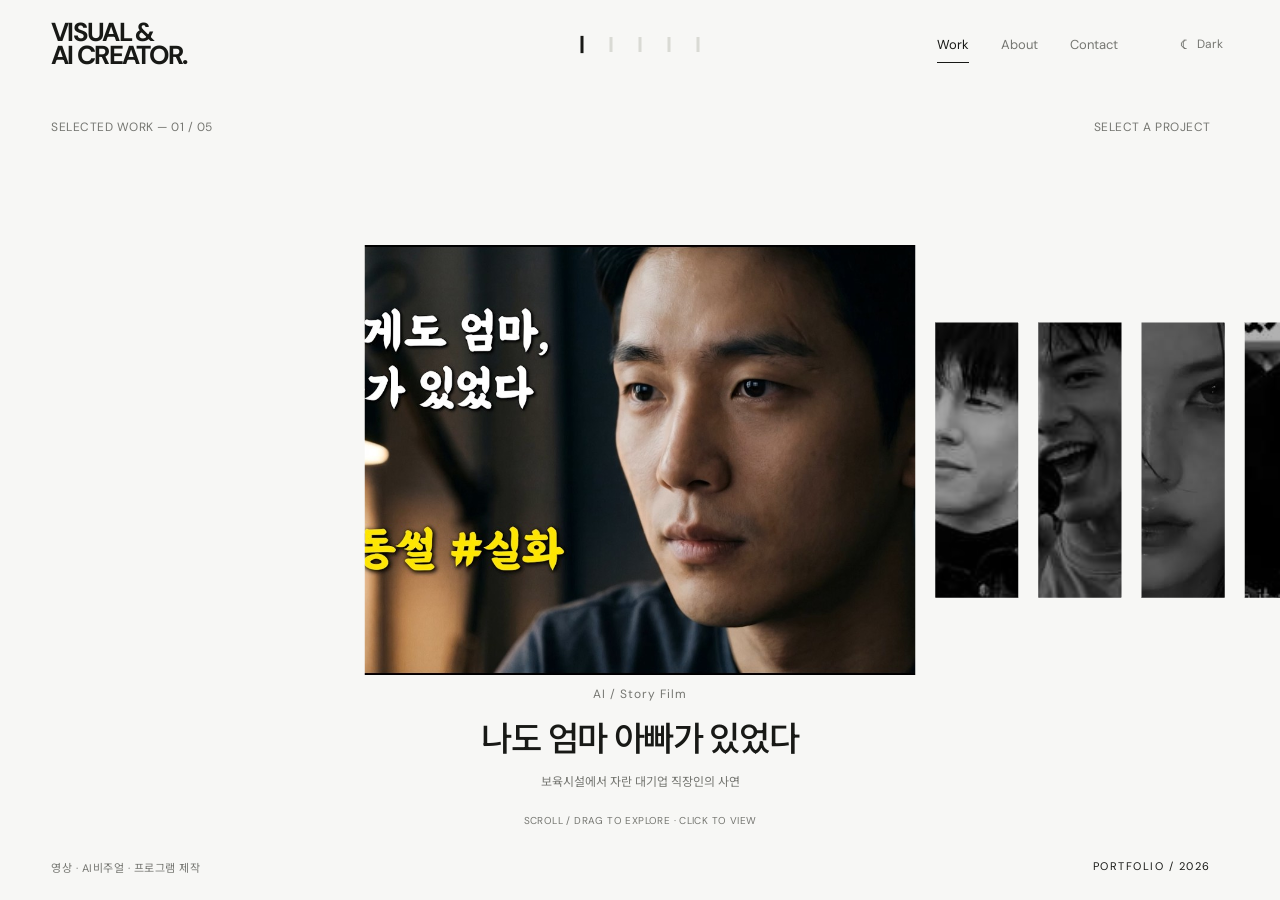
<file: index.html>
<!doctype html>
<html lang="ko">
<head><meta charset="UTF-8"><meta name="viewport" content="width=device-width,initial-scale=1"><meta name="theme-color" content="#f7f7f4"><meta name="description" content="EJ의 뮤직비디오, 드라마 타이틀, AI 홍보영상 포트폴리오."><title>EJ | Visual & AI Creator</title><link rel="stylesheet" href="style.css?v=parents-single-line"></head>
<body>
<header><a class="logo" data-shine="VISUAL &amp;&#10;AI CREATOR." href="#hero" aria-label="EJ 포트폴리오 첫 화면">VISUAL &<br>AI CREATOR<span>.</span></a><div class="markers" role="group" aria-label="작품 선택"></div><nav><a href="#work" data-nav="work">Work</a><a href="#about" data-nav="about">About</a><a href="#contact" data-nav="contact">Contact</a><button id="theme" aria-label="다크 테마로 전환">☾ <span>Dark</span></button></nav></header>
<main id="main"></main>
<template id="gallery"><section class="gallery" aria-label="Selected work"><div class="gallery-top"><span id="counter"></span><span>SELECT A PROJECT</span></div><div class="rail" aria-label="프로젝트 갤러리"></div><div class="selection" aria-live="polite"><p id="category"></p><a id="project-title"></a><p id="subtitle"></p><span class="hint">SCROLL / DRAG TO EXPLORE · CLICK TO VIEW</span></div><div class="gallery-bottom"><span>영상 · AI비주얼 · 프로그램 제작</span><span>PORTFOLIO / 2026</span></div></section></template>
<footer><span>© 2026 EJ · All rights reserved.</span><a href="#hero">↑ TOP</a></footer>
<script src="app.js?v=choose-me-description"></script></body></html>
</file>
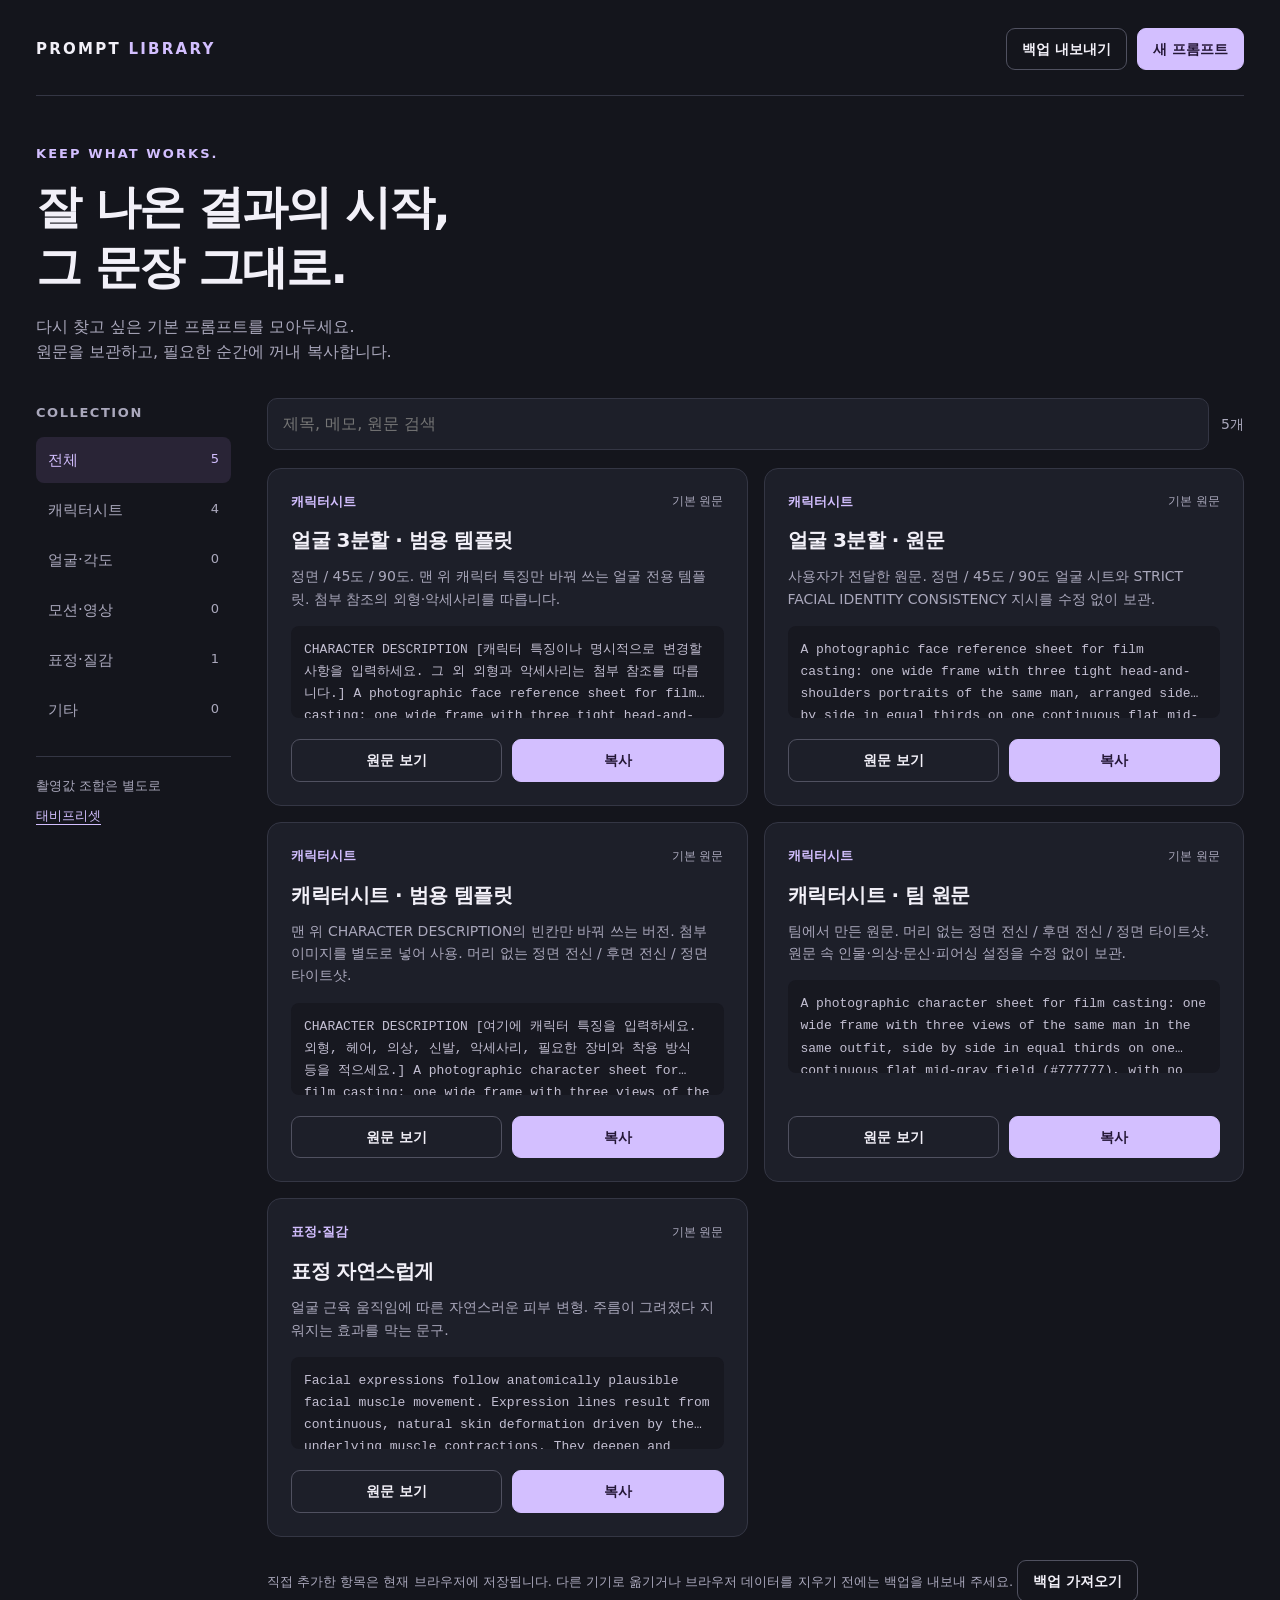
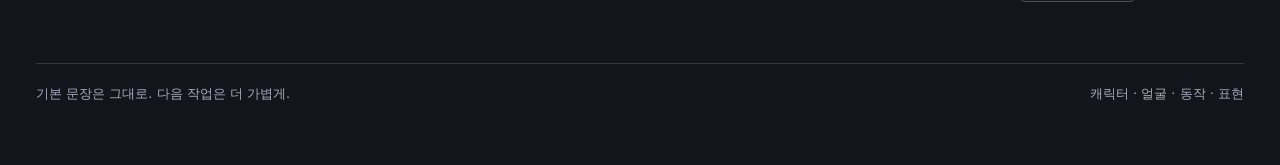
<file: prompt-library/index.html>
<!doctype html>
<html lang="ko">
<head>
<meta charset="utf-8">
<meta name="viewport" content="width=device-width,initial-scale=1">
<meta name="theme-color" content="#14151c">
<meta name="description" content="잘 나온 결과를 만든 프롬프트 원문을 보관하고 다시 꺼내 쓰는 개인 프롬프트 라이브러리.">
<title>PROMPT LIBRARY · 기본 프롬프트 보관함</title>
<style>
:root{color-scheme:dark;--bg:#14151c;--panel:#1d1f29;--line:#343644;--text:#f2f0f8;--muted:#aaa8bc;--accent:#d3bfff;--soft:#292436}
*{box-sizing:border-box}body{margin:0;background:var(--bg);color:var(--text);font-family:system-ui,-apple-system,"Segoe UI","Malgun Gothic",sans-serif;font-size:16px;line-height:1.6}
button,input,textarea,select{font:inherit}button,a,input,textarea,select{-webkit-tap-highlight-color:transparent}button{cursor:pointer}button:disabled{cursor:default;opacity:.5}
a{color:var(--accent);text-underline-offset:4px}button:focus-visible,a:focus-visible,input:focus-visible,textarea:focus-visible,select:focus-visible{outline:3px solid var(--accent);outline-offset:3px}
.shell{max-width:1280px;margin:auto;padding:28px 36px 60px}.top{display:flex;align-items:center;justify-content:space-between;gap:20px;padding-bottom:25px;border-bottom:1px solid var(--line)}
.brand{font-size:15px;letter-spacing:.15em;font-weight:750}.brand span{color:var(--accent)}.top-actions,.actions{display:flex;gap:10px;flex-wrap:wrap}
.btn{background:transparent;color:var(--text);border:1px solid #505160;border-radius:9px;padding:9px 15px;font-size:14px;font-weight:600;min-height:42px}.btn:hover{background:#2b2c38}.btn.primary{background:var(--accent);border-color:var(--accent);color:#241736}.btn.primary:hover{background:#e1d1ff}
.hero{padding:48px 0 33px}.eyebrow{font-size:13px;color:var(--accent);letter-spacing:.16em;font-weight:650}.hero h1{font-size:clamp(30px,4vw,46px);line-height:1.3;letter-spacing:-1.7px;margin:13px 0 16px}.hero p{color:var(--muted);margin:0;max-width:650px}
.layout{display:grid;grid-template-columns:195px minmax(0,1fr);gap:36px}.sidebar{padding-top:5px}.sidebar h2{font-size:13px;letter-spacing:.12em;color:var(--muted);margin:0 0 13px}.category{display:flex;align-items:center;justify-content:space-between;width:100%;background:none;border:0;color:var(--muted);text-align:left;font-size:15px;border-radius:8px;padding:11px 12px;margin-bottom:4px}.category:hover{background:var(--panel);color:var(--text)}.category[aria-pressed=true]{background:var(--soft);color:var(--accent)}.category small{font-size:13px}
.sidebar-note{border-top:1px solid var(--line);padding-top:19px;margin-top:23px;font-size:13px;color:var(--muted)}.sidebar-note a{display:block;margin-top:9px}
.tools{display:flex;gap:12px;align-items:center;margin-bottom:18px}.search{width:100%;background:var(--panel);border:1px solid var(--line);border-radius:10px;padding:12px 15px;color:var(--text);min-width:0}.result-count{font-size:14px;color:var(--muted);white-space:nowrap}.cards{display:grid;grid-template-columns:repeat(2,minmax(0,1fr));gap:16px}.card{border:1px solid var(--line);background:var(--panel);padding:23px;border-radius:14px;display:flex;flex-direction:column;min-width:0}.card-top{display:flex;align-items:center;justify-content:space-between;gap:10px}.tag{font-size:13px;color:var(--accent);font-weight:600}.origin{font-size:12px;color:var(--muted)}.card h3{font-size:20px;letter-spacing:-.5px;margin:12px 0 9px}.card p{color:var(--muted);font-size:14px;margin:0 0 16px;white-space:pre-wrap;overflow-wrap:anywhere}.excerpt{font:13px/1.7 Consolas,monospace;color:#c3bfd2;background:#171820;border-radius:8px;padding:13px;display:-webkit-box;-webkit-line-clamp:3;-webkit-box-orient:vertical;overflow:hidden;overflow-wrap:anywhere;margin:0 0 21px}.card .actions{margin-top:auto}.card .btn{flex:1}.empty{grid-column:1/-1;text-align:center;border:1px dashed #505160;border-radius:14px;padding:52px 24px}.empty h3{font-size:22px;margin:0 0 12px}.empty p{color:var(--muted);max-width:430px;margin:0 auto 22px}
.storage{margin-top:23px;color:var(--muted);font-size:13px}.footer{border-top:1px solid var(--line);margin-top:48px;padding-top:20px;color:var(--muted);font-size:13px;display:flex;justify-content:space-between;gap:15px;flex-wrap:wrap}
dialog{background:var(--panel);color:var(--text);border:1px solid #565268;border-radius:16px;width:min(820px,calc(100% - 24px));padding:0;max-height:90vh}dialog::backdrop{background:#090a10cc}.dialog-head{display:flex;justify-content:space-between;align-items:start;padding:23px 25px;border-bottom:1px solid var(--line);gap:16px}.dialog-head h2{font-size:23px;margin:0;letter-spacing:-.6px}.close{background:none;border:1px solid var(--line);color:var(--text);border-radius:7px;font-size:23px;line-height:1;width:36px;height:36px;flex-shrink:0}.dialog-body{padding:23px 25px}.dialog-body p{color:var(--muted);margin-top:0}.dialog-body pre{white-space:pre-wrap;overflow-wrap:anywhere;font:14px/1.8 Consolas,monospace;background:#13141c;padding:20px;border-radius:10px;max-height:47vh;overflow:auto}.dialog-foot{display:flex;gap:10px;flex-wrap:wrap;padding:17px 25px;border-top:1px solid var(--line)}.dialog-foot .btn.primary{margin-left:auto}
label.field{display:block;font-size:14px;margin:0 0 17px;color:#d6d2e2}.field input,.field textarea,.field select{display:block;width:100%;margin-top:7px;padding:10px 12px;border:1px solid #555365;border-radius:8px;color:var(--text);background:#13141c}.field textarea{resize:vertical}.field select{appearance:none;background-image:url("data:image/svg+xml,%3Csvg xmlns='http://www.w3.org/2000/svg' width='12' height='8'%3E%3Cpath d='m1 1 5 5 5-5' fill='none' stroke='%23d3bfff' stroke-width='2'/%3E%3C/svg%3E");background-position:right 13px center;background-repeat:no-repeat;padding-right:35px}.field textarea.prompt{min-height:220px;font:14px/1.7 Consolas,monospace}.field-help{font-size:13px;color:var(--muted)}.danger{color:#ffbdbd}.error{color:#ffbdbd;font-size:14px;margin:0 0 12px;white-space:pre-wrap}.toast{position:fixed;bottom:25px;left:50%;transform:translateX(-50%);background:#e0d1fb;color:#251b38;padding:11px 20px;border-radius:9px;box-shadow:0 5px 30px #0006;max-width:90%;z-index:10;font-size:14px}.hidden,[hidden]{display:none!important}
@media(max-width:850px){.shell{padding:20px 22px 40px}.layout{grid-template-columns:1fr;gap:22px}.sidebar h2,.sidebar-note{display:none}.categories{display:flex;gap:6px;overflow-x:auto}.category{width:auto;white-space:nowrap;gap:12px;margin:0}.hero{padding-top:35px}.cards{grid-template-columns:1fr 1fr}}
@media(max-width:570px){.shell{padding:18px 16px 35px}.top{align-items:start}.brand{font-size:12px;line-height:1.8}.top-actions{gap:7px;justify-content:flex-end}.top-actions .btn{font-size:13px;padding:8px 10px}.hero h1{font-size:31px}.cards{grid-template-columns:1fr}.dialog-body,.dialog-head{padding:19px}.dialog-foot{padding:15px 19px}.tools{gap:8px}.card{padding:20px}}
</style>
</head>
<body>
<main class="shell">
<header class="top"><div class="brand">PROMPT <span>LIBRARY</span></div><div class="top-actions"><button class="btn" id="exportBtn">백업 내보내기</button><button class="btn primary" id="newBtn">새 프롬프트</button></div></header>
<section class="hero"><div class="eyebrow">KEEP WHAT WORKS.</div><h1>잘 나온 결과의 시작,<br>그 문장 그대로.</h1><p>다시 찾고 싶은 기본 프롬프트를 모아두세요.<br>원문을 보관하고, 필요한 순간에 꺼내 복사합니다.</p></section>
<div class="layout">
<aside class="sidebar"><h2>COLLECTION</h2><nav class="categories" id="categories" aria-label="프롬프트 분류"></nav><div class="sidebar-note">촬영값 조합은 별도로<a href="/tabby-presets-v4/">태비프리셋</a></div></aside>
<section aria-label="프롬프트 목록"><div class="tools"><input type="search" id="search" class="search" placeholder="제목, 메모, 원문 검색" aria-label="프롬프트 검색"><span class="result-count" id="count" aria-live="polite"></span></div><div class="cards" id="cards"></div><p class="storage">직접 추가한 항목은 현재 브라우저에 저장됩니다. 다른 기기로 옮기거나 브라우저 데이터를 지우기 전에는 백업을 내보내 주세요. <button class="btn" id="importBtn">백업 가져오기</button></p></section>
</div>
<footer class="footer"><span>기본 문장은 그대로. 다음 작업은 더 가볍게.</span><span>캐릭터 · 얼굴 · 동작 · 표현</span></footer>
</main>
<dialog id="viewDialog" aria-labelledby="viewTitle"><header class="dialog-head"><div><span class="tag" id="viewCategory"></span><h2 id="viewTitle"></h2></div><button class="close" data-close="viewDialog" aria-label="원문 닫기">×</button></header><div class="dialog-body"><p id="viewNote"></p><pre id="viewText"></pre><span class="field-help" id="viewLength"></span></div><footer class="dialog-foot"><button class="btn" id="editBtn">수정</button><button class="btn danger" id="deleteBtn">삭제</button><button class="btn primary" id="copyView">원문 복사</button></footer></dialog>
<dialog id="editDialog" aria-labelledby="editTitle"><form id="editForm"><header class="dialog-head"><h2 id="editTitle">새 프롬프트</h2><button class="close" type="button" data-close="editDialog" aria-label="작성 닫기">×</button></header><div class="dialog-body"><p class="error" id="editError" hidden></p><label class="field">제목<input id="titleInput" required maxlength="120" placeholder="예: 캐릭터시트 · 앞 / 뒤 / 타이트샷"></label><label class="field">분류<select id="categoryInput"></select></label><label class="field">메모<textarea id="noteInput" rows="2" maxlength="2000" placeholder="잘 나온 조건이나 참조 이미지 역할을 적어두세요."></textarea></label><label class="field">프롬프트 원문<textarea class="prompt" id="textInput" required spellcheck="false" placeholder="성공한 프롬프트를 그대로 붙여넣으세요."></textarea></label><div class="field-help">원문은 자동으로 고치거나 번역하지 않습니다.</div></div><footer class="dialog-foot"><button class="btn" type="button" data-close="editDialog">취소</button><button class="btn primary" type="submit">이 브라우저에 저장</button></footer></form></dialog>
<input type="file" id="importFile" accept=".json,application/json" hidden>
<div id="toast" class="toast" role="status" hidden></div>
<script>
'use strict';
const CATEGORIES=['캐릭터시트','얼굴·각도','모션·영상','표정·질감','기타'];
const SEEDS=[{"id":"builtin-face-three-view-universal","title":"얼굴 3분할 · 범용 템플릿","category":"캐릭터시트","note":"정면 / 45도 / 90도. 맨 위 캐릭터 특징만 바꿔 쓰는 얼굴 전용 템플릿. 첨부 참조의 외형·악세사리를 따릅니다.","text":"CHARACTER DESCRIPTION\n[캐릭터 특징이나 명시적으로 변경할 사항을 입력하세요. 그 외 외형과 악세사리는 첨부 참조를 따릅니다.]\n\nA photographic face reference sheet for film casting: one wide frame with three tight head-and-shoulders portraits of the same person, arranged side by side in equal thirds on one continuous flat mid-gray field (#777777), with no dividing lines or borders between the views.\nApply only changes explicitly requested in CHARACTER DESCRIPTION. Otherwise, the attached reference sets identity and appearance only: face shape, facial features, hair, skin tone, tattoo, piercings and overall identity. Preserve the exact same person across all three views. Do not alter, reinterpret, beautify, or redesign their appearance.\nLEFT THIRD — FRONT VIEW:\nA tight, straight-on facial portrait from just above the crown to the collarbones. Their head is perfectly level and centered, both ears equally visible, eyes looking directly into the camera, with a neutral expression and closed lips. Their facial proportions and features are clearly visible.\nMIDDLE THIRD — 45-DEGREE VIEW:\nA tight facial portrait of the same person, with their head turned exactly 45 degrees to their right. The camera captures a clear three-quarter view, showing the natural transition between the front and side of their face. Their gaze remains neutral and natural. Their facial structure, nose profile, cheekbones, jawline and piercings must remain consistent with the front view.\nRIGHT THIRD — 90-DEGREE SIDE PROFILE:\nA tight facial portrait of the same person, with their head turned exactly 90 degrees to their right, showing a complete side profile. Their forehead, nose, lips, chin and jawline are clearly outlined. The ear and reference-supported accessories, piercings and skin markings remain visible where naturally appropriate.\nAll three portraits must show the exact same person with identical facial proportions, hairstyle, hair color, skin tone, piercings, tattoo and expression. Only the head angle changes. Keep the head size and framing consistent across all three views.\nThe three portraits must be evenly spaced, aligned at the same height, and occupy equal thirds of one continuous image. No overlapping, no additional views, no full-body shots.\nLighting is flat and directionless in all three views: one broad soft frontal source with equal fill from every side, both halves of the face equally bright, no harsh shadows. The gray background is one even value corner to corner, a flat color, not a wall or floor.\nTexture is the priority. Natural skin texture at true-to-life color: fine visible pores across the nose, cheeks and forehead, faint peach fuzz along the jaw and hairline, slight natural tonal variation, and a matte finish. Hair as separate strands with flyaways and natural roots matching the reference. Realistic materials on reference-supported accessories; any reference tattoos appear as soft ink beneath the skin.\nSharp, even focus across all three portraits, natural proportions, soft film grain, realistic medium-format studio photography.\nNo text, labels or numbers, no dividing lines, no shadows on the gray, no floor line, no vignette or gradient, no background blur, no distorted facial features, no inconsistent identity, no retouched, airbrushed, waxy or plastic skin, no CGI or illustrated look.\n\nSTRICT FACIAL IDENTITY CONSISTENCY — HIGHEST PRIORITY\nAll three portraits must depict the exact same individual. The attached reference image is the absolute source of truth for their facial identity.\nTheir facial structure must remain identical across all three angles. Do not generate a new face for each view.\nPreserve the exact same:\nJawline shape, width, angle and contour.\nChin shape, length, width and projection.\nLower-face proportions and facial length.\nCheekbone position and cheek volume.\nNose bridge, nose tip and nostril shape.\nLip shape, thickness and position.\nEye shape, spacing and eyebrow structure.\nForehead proportions and overall head shape.\nEspecially important: The jawline and chin must not change between views. Their chin must not become narrower, longer, shorter, sharper, rounder or more prominent when viewed from different angles.\nThe 45-degree and 90-degree views must be accurate changes in camera perspective of the same original three-dimensional face, not alternative interpretations or redesigned versions of their face.\nDo not idealize, stylize, symmetrize or modify their facial anatomy. Do not make them more attractive by changing their proportions.\nOnly the head rotation changes. Their underlying facial anatomy remains constant.\nPreserve the exact characteristics and shape of the original jawline and chin. Do not alter the jaw width, chin shape, length, angle, or contour in any of the three views."},{"id":"builtin-face-three-view-original","title":"얼굴 3분할 · 원문","category":"캐릭터시트","note":"사용자가 전달한 원문. 정면 / 45도 / 90도 얼굴 시트와 STRICT FACIAL IDENTITY CONSISTENCY 지시를 수정 없이 보관.","text":"A photographic face reference sheet for film casting: one wide frame with three tight head-and-shoulders portraits of the same man, arranged side by side in equal thirds on one continuous flat mid-gray field (#777777), with no dividing lines or borders between the views.\nThe attached reference sets identity and appearance only: face shape, facial features, hair, skin tone, tattoo, piercings and overall identity. Preserve the exact same person across all three views. Do not alter, reinterpret, beautify, or redesign his appearance.\nLEFT THIRD — FRONT VIEW:\nA tight, straight-on facial portrait from just above the crown to the collarbones. His head is perfectly level and centered, both ears equally visible, eyes looking directly into the camera, with a neutral expression and closed lips. His facial proportions and features are clearly visible.\nMIDDLE THIRD — 45-DEGREE VIEW:\nA tight facial portrait of the same man, with his head turned exactly 45 degrees to his right. The camera captures a clear three-quarter view, showing the natural transition between the front and side of his face. His gaze remains neutral and natural. His facial structure, nose profile, cheekbones, jawline and piercings must remain consistent with the front view.\nRIGHT THIRD — 90-DEGREE SIDE PROFILE:\nA tight facial portrait of the same man, with his head turned exactly 90 degrees to his right, showing a complete side profile. His forehead, nose, lips, chin and jawline are clearly outlined. The ear, black plug earring, lip ring and neck tattoo remain visible where naturally appropriate.\nAll three portraits must show the exact same man with identical facial proportions, hairstyle, hair color, skin tone, piercings, tattoo and expression. Only the head angle changes. Keep the head size and framing consistent across all three views.\nThe three portraits must be evenly spaced, aligned at the same height, and occupy equal thirds of one continuous image. No overlapping, no additional views, no full-body shots.\nLighting is flat and directionless in all three views: one broad soft frontal source with equal fill from every side, both halves of the face equally bright, no harsh shadows. The gray background is one even value corner to corner, a flat color, not a wall or floor.\nTexture is the priority. Natural skin texture at true-to-life color: fine visible pores across the nose, cheeks and forehead, faint peach fuzz along the jaw and hairline, slight natural tonal variation, and a matte finish. Hair as separate strands with flyaways and visible darker regrowth at the roots. Realistic metal on the earrings and lip ring; the tattoo as soft ink beneath the skin.\nSharp, even focus across all three portraits, natural proportions, soft film grain, realistic medium-format studio photography.\nNo text, labels or numbers, no dividing lines, no shadows on the gray, no floor line, no vignette or gradient, no background blur, no distorted facial features, no inconsistent identity, no retouched, airbrushed, waxy or plastic skin, no CGI or illustrated look.\n\nSTRICT FACIAL IDENTITY CONSISTENCY — HIGHEST PRIORITY\nAll three portraits must depict the exact same individual. The attached reference image is the absolute source of truth for his facial identity.\nHis facial structure must remain identical across all three angles. Do not generate a new face for each view.\nPreserve the exact same:\nJawline shape, width, angle and contour.\nChin shape, length, width and projection.\nLower-face proportions and facial length.\nCheekbone position and cheek volume.\nNose bridge, nose tip and nostril shape.\nLip shape, thickness and position.\nEye shape, spacing and eyebrow structure.\nForehead proportions and overall head shape.\nEspecially important: The jawline and chin must not change between views. His chin must not become narrower, longer, shorter, sharper, rounder or more prominent when viewed from different angles.\nThe 45-degree and 90-degree views must be accurate changes in camera perspective of the same original three-dimensional face, not alternative interpretations or redesigned versions of his face.\nDo not idealize, stylize, symmetrize or modify his facial anatomy. Do not make him more attractive by changing his proportions.\nOnly the head rotation changes. His underlying facial anatomy remains constant.\nPreserve the exact characteristics and shape of the original jawline and chin. Do not alter the jaw width, chin shape, length, angle, or contour in any of the three views."},{"id":"builtin-character-sheet-universal","title":"캐릭터시트 · 범용 템플릿","category":"캐릭터시트","note":"맨 위 CHARACTER DESCRIPTION의 빈칸만 바꿔 쓰는 버전. 첨부 이미지를 별도로 넣어 사용. 머리 없는 정면 전신 / 후면 전신 / 정면 타이트샷.","text":"CHARACTER DESCRIPTION\n[여기에 캐릭터 특징을 입력하세요. 외형, 헤어, 의상, 신발, 악세사리, 필요한 장비와 착용 방식 등을 적으세요.]\n\nA photographic character sheet for film casting: one wide frame with three views of the same person in the same outfit, side by side in equal thirds on one continuous flat mid-gray field (#777777), with no dividing lines or borders between the views.\n\nThe attached reference images set identity and appearance: face, hair, build, skin tone, garments, footwear and accessories. Preserve the reference appearance except for changes explicitly requested in CHARACTER DESCRIPTION. Do not add, remove, reinterpret, beautify or redesign other features.\n\nThe references' lighting, backgrounds, poses and layouts are not used. Both hands are empty. Any worn or strapped equipment specified in CHARACTER DESCRIPTION remains correctly attached and consistent across views.\n\nLEFT THIRD — HEADLESS FRONT FULL BODY\nStand directly facing the lens, shoulders and hips square, arms relaxed at the sides, feet parallel and weight evenly distributed.\n\nThe head and hair are absent. The neck ends in one clean, flat horizontal edge at the base of the throat, like a headless dress form, with empty gray above it. This is a non-graphic wardrobe presentation with no wound or exposed anatomy.\n\nPreserve the reference garments, collar or neckline, accessories and visible equipment. Show the complete body and both shoes.\n\nMIDDLE THIRD — REAR FULL BODY\nShow the same person directly from behind, head attached, in the same square, evenly weighted stance, with the spine centered and arms relaxed at the sides.\n\nPreserve the reference hairstyle from behind, garment construction, fit, length, silhouette, footwear and naturally visible accessories. Any specified worn equipment is visibly supported by its straps and attachment points.\n\nThe front and rear figures have the same scale, shoulders aligned horizontally and shoes on one baseline.\n\nRIGHT THIRD — TIGHT FRONTAL FACE CLOSE-UP\nFrame from just above the highest point of the hair or headwear to the collarbones, with the face filling the view.\n\nHead directly facing the camera and level, eyes into the lens, neutral expression and closed lips. Ear placement is symmetrical, with natural coverage by the reference hairstyle.\n\nPreserve facial identity, proportions, eyes, nose, lips, jawline and chin. Include the reference neckline and naturally visible accessories at the bottom.\n\nLIGHTING\nFlat, balanced illumination in all three views: one broad soft frontal source with equal fill from every side, no harsh shadows.\n\nThe gray background is one even value corner to corner, a flat color rather than a visible wall or floor.\n\nTEXTURE\nNatural skin texture at true-to-life color: fine visible pores, faint peach fuzz, subtle tonal variation and a matte finish. Preserve reference-supported skin markings without inventing new ones.\n\nHair appears as separate strands with natural flyaways and roots matching the reference.\n\nShow realistic fabric weave, seams, folds and material-specific texture on clothing and footwear. Accessories and equipment retain believable surface detail, reflections and weight. Any reference tattoos resemble ink beneath the skin.\n\nSkin tone remains consistent across the face, neck and hands. Sharp even focus, natural proportions, subtle film grain and realistic medium-format studio photography.\n\nCONSTRAINTS\nNo text, labels, numbers, dividing lines or borders.\nNo background shadows, floor line, vignette, gradient or background blur.\nNo additional people, duplicate views or inconsistent facial identity.\nNo unrequested changes to age, anatomy, hair, clothing or accessories.\nNo added or removed tattoos, piercings or jewelry unless explicitly requested in CHARACTER DESCRIPTION.\nNo torn or ragged neck edge, wounds or exposed anatomy.\nNo airbrushed, waxy or plastic skin, CGI or illustrated appearance."},{"id":"builtin-character-sheet-team-original","title":"캐릭터시트 · 팀 원문","category":"캐릭터시트","note":"팀에서 만든 원문. 머리 없는 정면 전신 / 후면 전신 / 정면 타이트샷. 원문 속 인물·의상·문신·피어싱 설정을 수정 없이 보관.","text":"A photographic character sheet for film casting: one wide frame with three views of the same man in the same outfit, side by side in equal thirds on one continuous flat mid-gray field (#777777), with no dividing lines or borders between the views.\n\nThe attached reference sets identity and wardrobe only: face, hair, build, tattoo, piercings and garments. Its smoothed skin, stiff hair, lighting, background, poses, layout and guitar are not used; his hands are empty.\n\nA lean young East Asian man with tousled bleached-blond hair, dark at the roots, the sides and nape clipped short and dark, light warm skin and sharp dark brows. A black fine-line compass-wheel tattoo sits on the right side of his neck below the ear, a thin line running up to the earlobe. Round black plug earrings in both lobes; a small silver ring through the lower lip, just off-center toward his right. He wears a dark crimson button-up shirt in an all-over black paisley print, collar open and top buttons undone over a white ribbed tank, sleeves rolled to the elbow, untucked; faded black slim jeans, a silver wallet chain at his left hip; black lace-up combat boots; a silver chain necklace.\n\nLeft third — full body from the front, headless. He stands dead-on to the lens, shoulders and hips square, arms relaxed at the sides, feet parallel, weight even, whatever pose the reference shows. The head and hair are absent. The neck ends in one clean flat horizontal edge at the base of the throat, like a headless dress-form, with empty gray above it. The shirt hangs open over the white tank, the silver chain resting on the skin below the cut edge.\n\nMiddle third — full body from directly behind, head attached, the same squared even stance, spine centered. The blond top sits over the short dark nape, the tattoo shows on the right side of the neck, and the paisley print runs unbroken across the shirt back to its loose hem.\n\nThe front and rear figures are the same size, shoulders level with each other, shoes on one baseline.\n\nRight third — tight face close-up from just above the crown to the collarbones, the face filling the view. Head dead-on and level, both ears equally visible, eyes into the lens, neutral expression, lips closed. The paisley collar, white tank and silver chain enter at the bottom.\n\nLighting is flat and directionless in all three views: one broad soft frontal source with equal fill from every side, both halves of the face equally bright, no shadow thrown. The gray is one even value corner to corner, a flat color, not a wall or floor.\n\nTexture is the priority. Natural skin texture at true-to-life color: fine visible pores across the nose, cheeks and forehead, faint peach fuzz along the jaw and hairline, slight natural tonal variation, a matte finish — clear, real and flattering, the way a sharp medium-format studio photograph renders a face. Hair as separate strands with flyaways and visible darker regrowth at the roots. Fine fabric detail: the woven paisley cloth with the print sitting in the fabric, the rib of the white tank, faded twill and seam wear on the black denim, scuffed boot leather. Real metal on the chains and lip ring; the tattoo as soft ink under the skin. Skin tone identical across face, neck, hands and back in every view. Sharp even focus, soft film grain.\n\nNo text, labels or numbers, no dividing lines, no shadows on the gray, no floor line, no vignette or gradient, no background blur, no torn or ragged neck edge, no retouched, airbrushed, waxy or plastic skin, no CGI or illustrated look."},{id:'builtin-natural-expression',title:'표정 자연스럽게',category:'표정·질감',note:'얼굴 근육 움직임에 따른 자연스러운 피부 변형. 주름이 그려졌다 지워지는 효과를 막는 문구.',text:'Facial expressions follow anatomically plausible facial muscle movement.\n\nExpression lines result from continuous, natural skin deformation driven by the underlying muscle contractions. They deepen and soften smoothly with the expression, remaining consistent with the skin’s texture and lighting.\n\nKeep the eyes, cheeks and mouth coordinated.\n\nNo drawn-on wrinkle lines, sudden crease appearance or disappearance, or flickering wrinkle textures.'}];
const KEY='prompt-library-v1';
const $=id=>document.getElementById(id);
let local=[],category='전체',query='',viewId=null,editId=null,timer;
let storageReady=true;
try{const saved=JSON.parse(localStorage.getItem(KEY)||'[]');if(!validEntries(saved))throw Error('invalid');local=saved;}catch(e){storageReady=false;}
function validEntries(entries){return Array.isArray(entries)&&entries.every(p=>p&&typeof p.id==='string'&&p.id.startsWith('local-')&&typeof p.title==='string'&&p.title.trim()&&typeof p.text==='string'&&p.text.trim()&&typeof p.note==='string'&&CATEGORIES.includes(p.category))&&new Set(entries.map(p=>p.id)).size===entries.length;}
function all(){return [...SEEDS,...local];}
function notify(text){clearTimeout(timer);$('toast').textContent=text;$('toast').hidden=false;timer=setTimeout(()=>$('toast').hidden=true,3500);}
function persist(next){if(!storageReady){notify('기존 보관함을 읽지 못해 저장을 중단했어요. 브라우저 데이터를 확인해 주세요.');return false;}try{localStorage.setItem(KEY,JSON.stringify(next));local=next;storageReady=true;return true;}catch(e){notify('저장 공간에 접근할 수 없어요. 원문을 복사해 별도로 보관해 주세요.');return false;}}
function el(tag,cls,text){const n=document.createElement(tag);if(cls)n.className=cls;if(text!==undefined)n.textContent=text;return n;}
function render(){
 const items=all();
 $('categories').replaceChildren();
 for(const name of ['전체',...CATEGORIES]){const b=el('button','category');b.type='button';b.setAttribute('aria-pressed',String(category===name));b.append(el('span','',name),el('small','',String(name==='전체'?items.length:items.filter(p=>p.category===name).length)));b.addEventListener('click',()=>{category=name;render();});$('categories').append(b);}
 const filtered=items.filter(p=>(category==='전체'||p.category===category)&&[p.title,p.note,p.text].some(t=>t.toLocaleLowerCase().includes(query)));
 $('count').textContent=filtered.length+'개';
 $('cards').replaceChildren();
 for(const p of filtered){const card=el('article','card');const top=el('div','card-top');top.append(el('span','tag',p.category),el('span','origin',p.id.startsWith('builtin-')?'기본 원문':'내 보관함'));card.append(top,el('h3','',p.title),el('p','',p.note),el('div','excerpt',p.text));const actions=el('div','actions');const open=el('button','btn','원문 보기');open.type='button';open.addEventListener('click',()=>show(p.id));const copy=el('button','btn primary','복사');copy.type='button';copy.addEventListener('click',()=>copyText(p));actions.append(open,copy);card.append(actions);$('cards').append(card);}
 if(!filtered.length){const empty=el('div','empty');empty.append(el('h3','',query?'검색 결과가 없어요':'첫 원문을 담아보세요'),el('p','',query?'다른 검색어나 분류로 찾아보세요.':'캐릭터시트, 얼굴 3분할처럼 잘 먹힌 프롬프트를 수정 없이 보관하세요.'));if(!query){const b=el('button','btn primary','프롬프트 추가');b.addEventListener('click',()=>edit());empty.append(b);}$('cards').append(empty);}
}
function show(id){const p=all().find(p=>p.id===id);if(!p)return;viewId=id;$('viewCategory').textContent=p.category;$('viewTitle').textContent=p.title;$('viewNote').textContent=p.note;$('viewText').textContent=p.text;$('viewLength').textContent=p.text.length.toLocaleString()+'자 · 공백·줄바꿈 포함';$('deleteBtn').hidden=id.startsWith('builtin-');$('editBtn').textContent=id.startsWith('builtin-')?'내 사본 만들기':'수정';$('viewDialog').showModal();}
function edit(p=null){if($('viewDialog').open)$('viewDialog').close();editId=p&&p.id.startsWith('local-')?p.id:null;$('editTitle').textContent=editId?'프롬프트 수정':p?'내 사본 만들기':'새 프롬프트';$('editForm').reset();$('editError').hidden=true;$('titleInput').value=p?p.title:'';$('categoryInput').value=p?p.category:category==='전체'?CATEGORIES[0]:category;$('noteInput').value=p?p.note:'';$('textInput').value=p?p.text:'';$('editDialog').showModal();}
async function copyText(p){try{await navigator.clipboard.writeText(p.text);notify('원문을 그대로 복사했어요.');}catch(e){if(!$('viewDialog').open)show(p.id);const selection=window.getSelection();const range=document.createRange();range.selectNodeContents($('viewText'));selection.removeAllRanges();selection.addRange(range);notify('원문을 선택했어요. Ctrl+C 또는 복사 메뉴로 복사해 주세요.');}}
function download(data){const url=URL.createObjectURL(new Blob([JSON.stringify(data,null,2)],{type:'application/json'}));const a=el('a');a.href=url;a.download='prompt-library-backup-'+new Date().toISOString().slice(0,10)+'.json';document.body.append(a);a.click();a.remove();setTimeout(()=>URL.revokeObjectURL(url),1000);}
for(const name of CATEGORIES){const o=el('option','',name);o.value=name;$('categoryInput').append(o);}
$('search').addEventListener('input',e=>{query=e.target.value.toLocaleLowerCase();render();});
$('newBtn').addEventListener('click',()=>edit());
$('editBtn').addEventListener('click',()=>edit(all().find(p=>p.id===viewId)));
$('copyView').addEventListener('click',()=>copyText(all().find(p=>p.id===viewId)));
document.querySelectorAll('[data-close]').forEach(b=>b.addEventListener('click',()=>$(b.dataset.close).close()));
$('editForm').addEventListener('submit',e=>{e.preventDefault();if(!$('titleInput').value.trim()||!$('textInput').value.trim()){$('editError').textContent='제목과 원문을 입력해 주세요.';$('editError').hidden=false;return;}const p={id:editId||'local-'+crypto.randomUUID(),title:$('titleInput').value,category:$('categoryInput').value,note:$('noteInput').value,text:$('textInput').value};const next=editId?local.map(x=>x.id===editId?p:x):[...local,p];if(!persist(next))return;category=p.category;query='';$('search').value='';$('editDialog').close();render();notify('원문을 저장했어요.');});
$('deleteBtn').addEventListener('click',()=>{const p=local.find(p=>p.id===viewId);if(!p)return;if(confirm('“'+p.title+'”을 내 보관함에서 삭제할까요? 백업이 없다면 복구할 수 없어요.')){if(!persist(local.filter(x=>x.id!==viewId)))return;$('viewDialog').close();render();notify('삭제했어요.');}});
$('exportBtn').addEventListener('click',()=>{if(!storageReady){notify('저장된 데이터를 읽을 수 없어 백업을 만들지 않았어요. 브라우저 저장소를 확인해 주세요.');return;}download({format:'prompt-library',version:1,entries:local});});
$('importBtn').addEventListener('click',()=>$('importFile').click());
$('importFile').addEventListener('change',async e=>{const file=e.target.files[0];if(!file)return;try{if(file.size>5*1024*1024)throw Error('파일 크기는 5MB 이하여야 해요.');const data=JSON.parse(await file.text());if(data.format!=='prompt-library'||data.version!==1||!validEntries(data.entries))throw Error('올바른 프롬프트 라이브러리 백업 파일이 아니에요.');const next=[...local];let added=0;for(const p of data.entries){if(next.some(x=>x.title===p.title&&x.category===p.category&&x.note===p.note&&x.text===p.text))continue;next.push({...p,id:'local-'+crypto.randomUUID()});added++;}if(added&&!persist(next))return;category='전체';query='';$('search').value='';render();notify(added+'개를 가져왔어요. 기존 원문은 유지했어요.');}catch(error){notify(error.message||'백업을 읽지 못했어요.');}finally{e.target.value='';}});
render();
if(!storageReady)notify('브라우저 보관함을 읽지 못했어요. 기존 데이터를 덮어쓰지 않도록 백업을 확인해 주세요.');
</script>
</body>
</html>
</file>
<file: style.css>
@import url('https://fonts.googleapis.com/css2?family=DM+Sans:wght@400;500;600;700&family=Noto+Sans+KR:wght@400;500;600&display=swap');
:root{--bg:#f7f7f5;--fg:#181916;--muted:#757671;--line:#d9dad4;--panel:#edeee8}*{box-sizing:border-box}body{margin:0;background:var(--bg);color:var(--fg);font-family:'DM Sans','Noto Sans KR',sans-serif;font-size:14px;transition:background .3s,color .3s}body.dark{--bg:#11120f;--fg:#f3f3ee;--muted:#a1a29a;--line:#393a33;--panel:#20221c}a{color:inherit;text-decoration:none}button{font:inherit;color:inherit;cursor:pointer}button:focus-visible,a:focus-visible,summary:focus-visible{outline:2px solid var(--fg);outline-offset:6px}header{height:88px;padding:20px 4%;display:flex;align-items:center;justify-content:space-between;position:relative;z-index:10}.logo{font-size:26px;line-height:.89;font-weight:700;letter-spacing:-1.7px;white-space:nowrap}.markers{position:absolute;left:50%;transform:translateX(-50%);display:flex;gap:26px}.markers button{width:3px;height:15px;background:var(--line);border:0;padding:0;transition:background .3s,transform .3s}.markers button.active{background:var(--fg);transform:scaleY(1.15)}nav{display:flex;align-items:center;gap:32px;color:var(--muted);font-size:13px}nav a{padding:10px 0;position:relative}nav a.active{color:var(--fg)}nav a.active:after{content:'';position:absolute;bottom:0;left:0;right:0;height:1px;background:var(--fg)}#theme{background:none;border:0;margin-left:24px;font-size:15px;display:flex;gap:9px;align-items:center}#theme span{font-size:12px}.gallery{height:calc(100svh - 88px);min-height:650px;position:relative;overflow:hidden}.gallery-top,.gallery-bottom{position:absolute;left:4%;right:5.4%;display:flex;justify-content:space-between;font-size:12px;letter-spacing:.5px;color:var(--muted)}.gallery-top{top:31px}.gallery-bottom{bottom:25px;font-size:11px}.gallery-bottom span:last-child{color:var(--fg);letter-spacing:1.5px}.rail{position:absolute;top:50%;transform:translateY(-65%);left:0;right:0;height:min(42vw,430px)}.piece{position:absolute;border:0;padding:0;background:#222;top:0;height:100%;width:46vw;left:50%;transform:translateX(-50%);transition:width .75s cubic-bezier(.2,.7,.2,1),left .75s cubic-bezier(.2,.7,.2,1),height .75s,top .75s,filter .5s;overflow:hidden;isolation:isolate}.piece:not(.selected){width:6.5vw;height:60%;top:20%;filter:grayscale(1);cursor:pointer}.piece:hover{filter:grayscale(0)}.art{height:100%;width:100%;position:relative;display:grid;place-items:center;color:white;overflow:hidden}.art:after{content:'';position:absolute;inset:0;opacity:.13;background-image:url("data:image/svg+xml,%3Csvg viewBox='0 0 180 180' xmlns='http://www.w3.org/2000/svg'%3E%3Cfilter id='n'%3E%3CfeTurbulence type='fractalNoise' baseFrequency='.8' numOctaves='3' stitchTiles='stitch'/%3E%3C/filter%3E%3Cpath fill='%23fff' filter='url(%23n)' opacity='.6' d='M0 0h180v180H0z'/%3E%3C/svg%3E");pointer-events:none}.music{background:radial-gradient(ellipse at 50% 110%,#a54035 0,transparent 50%),linear-gradient(135deg,#101423,#292249 60%,#10121b)}.music:before{content:'';width:45%;height:140%;border-radius:50%;position:absolute;background:linear-gradient(90deg,transparent,#d47d78,transparent);filter:blur(30px);transform:rotate(35deg);opacity:.5}.art-type{text-align:center;position:relative;z-index:1;white-space:nowrap}.art-type strong{display:block;font-size:clamp(32px,5.7vw,100px);line-height:1;letter-spacing:-.06em;font-weight:500}.art-type small{display:block;margin-top:18px;font-size:10px;letter-spacing:5px}.drama{background:radial-gradient(ellipse at 50% 30%,#7c8582 0,#263a3d 32%,#0b2025 75%)}.drama:before{content:'';position:absolute;inset:12% 28%;border:1px solid #c7c9a3;transform:rotate(-12deg);box-shadow:0 0 80px #d8d1a22a}.drama strong{font-family:serif;letter-spacing:.12em;font-weight:400}.ai{background:radial-gradient(ellipse at 48% 45%,#b8c6b4,transparent 55%),#637766}.ai:before{content:'';height:62%;width:32%;border:1px solid #e9edde;border-radius:50%;position:absolute;transform:rotate(35deg);box-shadow:0 0 70px #e2efca99,inset 0 0 50px #e0eed477}.ai strong{font-weight:400;letter-spacing:-.07em}.demo{position:absolute;bottom:14px;left:18px;z-index:2;font-size:9px;letter-spacing:1.5px;color:#ffffffa6;white-space:nowrap}.piece:not(.selected) .demo{display:none}.selection{position:absolute;bottom:73px;left:20%;right:20%;text-align:center}.selection p{color:var(--muted);font-size:12px;margin:10px 0}#category{letter-spacing:1px}#project-title{font-size:34px;font-weight:500;letter-spacing:-1.3px;display:inline-block}#project-title:hover{opacity:.65}.hint{display:block;font-size:10px;letter-spacing:.4px;color:var(--muted);margin-top:24px}footer{display:none;justify-content:space-between;padding:28px 4%;border-top:1px solid var(--line);color:var(--muted);font-size:11px}body.inner footer{display:flex}.toolbar{display:flex;justify-content:space-between;margin:44px 4% 0;color:var(--muted);font-size:12px}.page{padding:65px 4% 100px;max-width:1600px;margin:auto}.page h1{font-size:64px;letter-spacing:-3px;font-weight:500;margin:0 0 60px}.about-grid{display:grid;grid-template-columns:42% 1fr;gap:9%;align-items:start}.portrait{border-radius:28px;aspect-ratio:1/1;background:var(--panel);display:flex;flex-direction:column;justify-content:space-between;padding:30px;overflow:hidden}.monogram{font-size:clamp(130px,23vw,340px);letter-spacing:-.1em;line-height:1;color:var(--muted);font-weight:500;align-self:center}.portrait a{display:flex;justify-content:space-between;font-size:12px}.about-copy h2{font-size:30px;margin:0 0 18px}.eyebrow{font-size:11px;letter-spacing:1px;color:var(--muted)}.about-copy p{line-height:2.2;color:var(--muted);margin:30px 0}.capabilities{margin-top:80px}.capabilities h2{font-size:24px;font-weight:500}.capability{display:grid;grid-template-columns:1fr 1.3fr;padding:26px 0;border-top:1px solid var(--line);gap:20px}.capability h3{margin:0;font-weight:500}.capability p{margin:0;color:var(--muted);line-height:1.9}.contact-page{min-height:calc(100svh - 220px)}.contact-head{font-size:clamp(50px,9vw,140px);letter-spacing:-.06em;font-weight:500;line-height:1.03;margin:50px 0 35px}.contact-note{max-width:540px;color:var(--muted);line-height:2}.contact-status{margin-top:55px;border-top:1px solid var(--line);padding-top:25px;display:flex;justify-content:space-between;max-width:800px}.contact-status span{color:var(--muted)}.detail-heading{display:flex;justify-content:space-between;align-items:end;gap:20px;margin-bottom:35px}.detail-heading h1{margin:15px 0 0;font-size:52px}.detail-art{aspect-ratio:16/9;max-height:680px}.detail-note{padding:20px 0;color:var(--muted);font-size:12px;border-bottom:1px solid var(--line)}.overview{display:grid;grid-template-columns:1fr 2fr;margin-top:55px;gap:30px}.overview h2{font-weight:500;margin:0}.overview p{margin:0;line-height:2;color:var(--muted)}@media(min-height:950px){.rail{height:min(45vw,560px)}.selection{bottom:100px}}@media(max-width:700px){header{height:90px;padding:22px 6%;align-items:start}.logo{font-size:21px}.markers{top:98px;gap:23px}nav{gap:18px;font-size:12px}#theme{margin-left:0}#theme span{display:none}.gallery{height:calc(100svh - 90px);min-height:590px}.gallery-top{top:40px;left:6%;right:6%;font-size:9px}.rail{height:64vw;top:45%;transform:translateY(-50%)}.piece{width:68vw}.piece:not(.selected){width:7vw}.art-type strong{font-size:9vw}.art-type small{font-size:7px;letter-spacing:3px}.demo{font-size:7px;left:10px;bottom:10px}.selection{left:8%;right:8%;bottom:95px}#project-title{font-size:29px}.selection p{font-size:11px}.hint{font-size:8px;margin-top:22px}.gallery-bottom{left:6%;right:6%;bottom:28px;font-size:8px;gap:20px}.gallery-bottom span:first-child{max-width:180px}.page{padding:55px 6% 70px}.page h1{font-size:48px;margin-bottom:35px}.toolbar{margin:45px 6% 0}.about-grid{grid-template-columns:1fr;gap:40px}.portrait{max-width:440px}.monogram{font-size:60vw}.capability,.overview{grid-template-columns:1fr}.detail-heading{display:block}.detail-heading h1{font-size:37px;margin-bottom:20px}.detail-art{aspect-ratio:4/3}.contact-status{flex-direction:column;gap:15px}.contact-head{margin-top:35px}.markers button{height:11px}}
@media(prefers-reduced-motion:reduce){*{transition:none!important;scroll-behavior:auto!important}}


.video-cover img{width:100%;height:100%;object-fit:cover;pointer-events:none}.play-badge{position:absolute;inset:0;display:grid;place-items:center;color:white;font-size:34px;text-shadow:0 2px 20px #000;opacity:0;transition:opacity .2s}.selected:hover .play-badge{opacity:1}.video-player{aspect-ratio:16/9;background:#000}.video-player iframe{width:100%;height:100%;border:0}.detail-note{display:flex;justify-content:space-between;gap:20px;flex-wrap:wrap}.detail-note a{color:var(--fg)}.selection #project-title{max-width:100%;font-size:clamp(22px,3vw,34px)}
.rail{top:auto;bottom:225px;transform:none;height:min(42vw,430px,calc(100svh - 380px))}@media(max-width:700px){.rail{top:45%;bottom:auto;height:64vw;transform:translateY(-50%)}}

.video-player.vertical{aspect-ratio:9/16;width:min(100%,390px);margin-inline:auto}.video-player.vertical iframe{display:block}

.project-description{white-space:pre-line}

.cinema-page{padding-top:28px}.cinema-stage{position:relative;height:min(72svh,760px);min-height:330px;overflow:hidden;background:var(--panel);isolation:isolate}.cinema-stage .video-player{height:100%;width:100%;aspect-ratio:auto}.cinema-stage .video-player.vertical{width:auto;aspect-ratio:9/16;max-width:100%}.cinema-stage iframe{display:block}.project-intro{position:absolute;inset:0;background:var(--bg);z-index:2;display:flex;flex-direction:column;justify-content:space-between;padding:20px 1%;transition:clip-path .3s cubic-bezier(.76,0,.24,1),visibility .3s;clip-path:inset(0 0 0 0)}.project-intro.leaving{clip-path:inset(0 0 100% 0);pointer-events:none;visibility:hidden}.intro-top,.intro-bottom{display:flex;justify-content:space-between;align-items:center;gap:20px;font-size:11px;letter-spacing:1px;color:var(--muted)}.intro-skip{background:none;border:0;border-bottom:1px solid var(--line);padding:8px 0;font-size:11px}.intro-title{margin:auto 0;line-height:1.05;letter-spacing:-.07em;font-weight:700;animation:intro-title-settle 1.05s cubic-bezier(.2,.7,.2,1) both}.intro-line{display:flex;white-space:nowrap}.intro-line:nth-child(even){justify-content:flex-end}.intro-mask{display:inline-block;overflow:hidden;vertical-align:bottom;padding-bottom:.13em;margin-bottom:-.13em}.intro-letter{display:inline-block;transform-origin:bottom left;animation:intro-letter .425s cubic-bezier(.16,1,.3,1) both;animation-delay:calc(var(--i)*17.5ms)}.intro-drama-title .intro-title{font-size:clamp(90px,22vw,330px);letter-spacing:-.09em}.intro-ai-film .intro-title{font-size:clamp(65px,12vw,180px)}.intro-music-video .intro-title{font-size:clamp(44px,9vw,130px)}.intro-drama-title .intro-line{justify-content:center}.cinema-controls{display:flex;justify-content:space-between;align-items:center;gap:20px;margin-top:24px;font-size:12px;color:var(--muted)}.cinema-controls button{background:none;border:0;border-bottom:1px solid var(--muted);padding:10px 0}.cinema-controls span{font-size:10px}.cinema-page .overview{scroll-margin-top:40px;margin-top:75px}.cinema-page .detail-note{margin-top:16px;font-size:10px}.cinema-stage:has(.project-intro:not(.leaving)) .video-player{visibility:hidden}@keyframes intro-letter{from{transform:translateY(125%) rotate(8deg);opacity:0;filter:blur(5px)}to{transform:translateY(0) rotate(0);opacity:1;filter:blur(0)}}@keyframes intro-title-settle{from{transform:scale(1.06)}to{transform:scale(1)}}@media(max-width:700px){.cinema-page{padding-top:22px}.cinema-stage{height:65svh;min-height:340px}.intro-top,.intro-bottom{font-size:9px;letter-spacing:.5px}.intro-music-video .intro-title{font-size:clamp(32px,8.8vw,62px)}.intro-ai-film .intro-title{font-size:clamp(42px,12vw,80px)}.intro-drama-title .intro-title{font-size:clamp(70px,23vw,160px)}.cinema-controls{flex-wrap:wrap;gap:12px}.cinema-controls span{width:100%;text-align:right}.cinema-page .overview{margin-top:45px}}@media(prefers-reduced-motion:reduce){.intro-title,.intro-letter{animation:none}.project-intro{transition:none}.cinema-stage .video-player{visibility:visible!important}}

.portrait.profile-portrait{position:relative;padding:0;isolation:isolate;background:#191b18}.profile-video{position:absolute;inset:0;width:100%;height:100%;object-fit:cover}.profile-portrait>a{position:absolute;bottom:0;left:0;right:0;padding:52px 25px 24px;color:#fff;background:linear-gradient(transparent,#0009);z-index:1}.profile-video-control{position:absolute;top:18px;right:18px;z-index:2;width:38px;height:38px;border:1px solid #ffffff70;border-radius:50%;background:#0006;color:white;font-size:13px;backdrop-filter:blur(8px)}.profile-fields{letter-spacing:0;text-transform:none;line-height:1.9;font-size:12px}
.intro-drama-title{transition-duration:.2s,.2s}.intro-drama-title .intro-letter{animation-duration:.3s;animation-delay:calc(var(--i)*12ms)}.intro-drama-title .intro-title{animation-duration:.65s}

.rail{perspective:1000px;touch-action:pan-y;user-select:none;cursor:grab;overflow:visible}.rail.is-dragging{cursor:grabbing}.rail .piece,.rail .piece:not(.selected){width:var(--card-width);height:100%;top:0;left:50%;margin-left:calc(var(--card-width)*-.5);transform:translate3d(0,0,0);transition:none;will-change:transform,clip-path;backface-visibility:hidden;clip-path:inset(18% 40%);cursor:inherit}.rail.is-ready .piece{transition:transform .9s cubic-bezier(.16,1,.3,1),clip-path 1s cubic-bezier(.16,1,.3,1),filter .5s}.rail.is-dragging .piece{transition:none!important}.rail .piece.selected{cursor:pointer}.rail .piece .art,.rail .piece .video-cover img{pointer-events:none}.rail .piece .video-cover img{user-select:none;-webkit-user-drag:none}.selection #category,.selection #subtitle,.selection #project-title{animation:gallery-caption-in .5s ease-out both}@keyframes gallery-caption-in{from{opacity:0;transform:translateY(5px)}to{opacity:1;transform:translateY(0)}}@media(prefers-reduced-motion:reduce){.rail.is-ready .piece{transition:none}.selection #category,.selection #subtitle,.selection #project-title{animation:none}}

.rail .gallery-surface{position:absolute;inset:0;width:100%;height:100%;pointer-events:none;z-index:30}.rail.surface-ready .piece{opacity:0}.rail.is-ready .piece{transition:none!important}.rail .piece,.rail .piece:not(.selected){height:calc(var(--card-width)*.5625);top:50%;margin-top:calc(var(--card-width)*-.28125)}
.rail .gallery-surface{top:-80px;bottom:auto;height:calc(100% + 160px)}

.logo{position:relative;width:max-content;max-width:100%}
.logo::after {
    content: attr(data-shine); position: absolute; inset: 0; white-space: pre;
    pointer-events: none; color: transparent;
    background: linear-gradient(110deg, #a6a6a0 0%, #777771 32%, #ffffff 50%, #b5b5b0 68%, #f2f2ef 100%);
    -webkit-background-clip: text; background-clip: text;
    opacity: 0; clip-path: polygon(-60% 0, -30% 0, -60% 100%, -90% 100%);
}
body:not(.dark) .logo::after {
    --shine-reduced-opacity: .95;
    --shine-animation: logo-shine-light;
    background-image: linear-gradient(110deg, #c7c7bf 0%, #f7f7f5 35%, #ffffff 55%, #c7c7bf 100%);
}
@keyframes logo-shine {
    from { clip-path: polygon(-60% 0, -30% 0, -60% 100%, -90% 100%); }
    to { clip-path: polygon(190% 0, 220% 0, 190% 100%, 160% 100%); }
}
@keyframes logo-shine-light {
    from { clip-path: polygon(-75% 0, -20% 0, -50% 100%, -105% 100%); }
    to { clip-path: polygon(170% 0, 225% 0, 195% 100%, 140% 100%); }
}
.logo:focus-visible::after { opacity: 1; animation: var(--shine-animation, logo-shine) 1s linear both; }
@media (hover: hover) and (pointer: fine) {
    .logo:hover::after { opacity: 1; animation: var(--shine-animation, logo-shine) 1s linear both; }
}
@media (prefers-reduced-motion: reduce) {
    /* The glint changes ink color while the letters remain stationary. */
    .logo::after { animation-duration: 1s !important; }
    .logo:focus-visible::after { opacity: var(--shine-reduced-opacity, .35); }
}
@media (hover: hover) and (pointer: fine) and (prefers-reduced-motion: reduce) {
    .logo:hover::after { opacity: var(--shine-reduced-opacity, .35); }
}

.youtube-cover{position:relative;display:grid;place-items:center;width:100%;height:100%;background:#000}
.youtube-cover img{position:absolute;width:100%;height:100%;object-fit:contain}
.youtube-cover span{position:relative;padding:14px 20px;border-radius:4px;background:#181916;color:#fff}
.youtube-cover:hover span,.youtube-cover:focus-visible span{background:#333}
.youtube-cover:focus-visible{outline:2px solid #fff;outline-offset:-4px}

.intro-choose-me-ep1 .intro-title{padding-inline:4%}
.intro-choose-me-ep1 .intro-line:last-child{letter-spacing:normal}
.intro-choose-me-ep1 .intro-line:last-child .intro-mask{overflow:visible}

.intro-i-had-parents-too{container-type:inline-size}
.intro-i-had-parents-too .intro-title{padding-inline:4%;font-size:min(8.2cqw,136px);letter-spacing:normal}
.intro-i-had-parents-too .intro-line{justify-content:center}
.intro-i-had-parents-too .intro-mask{overflow:visible}
</file>
